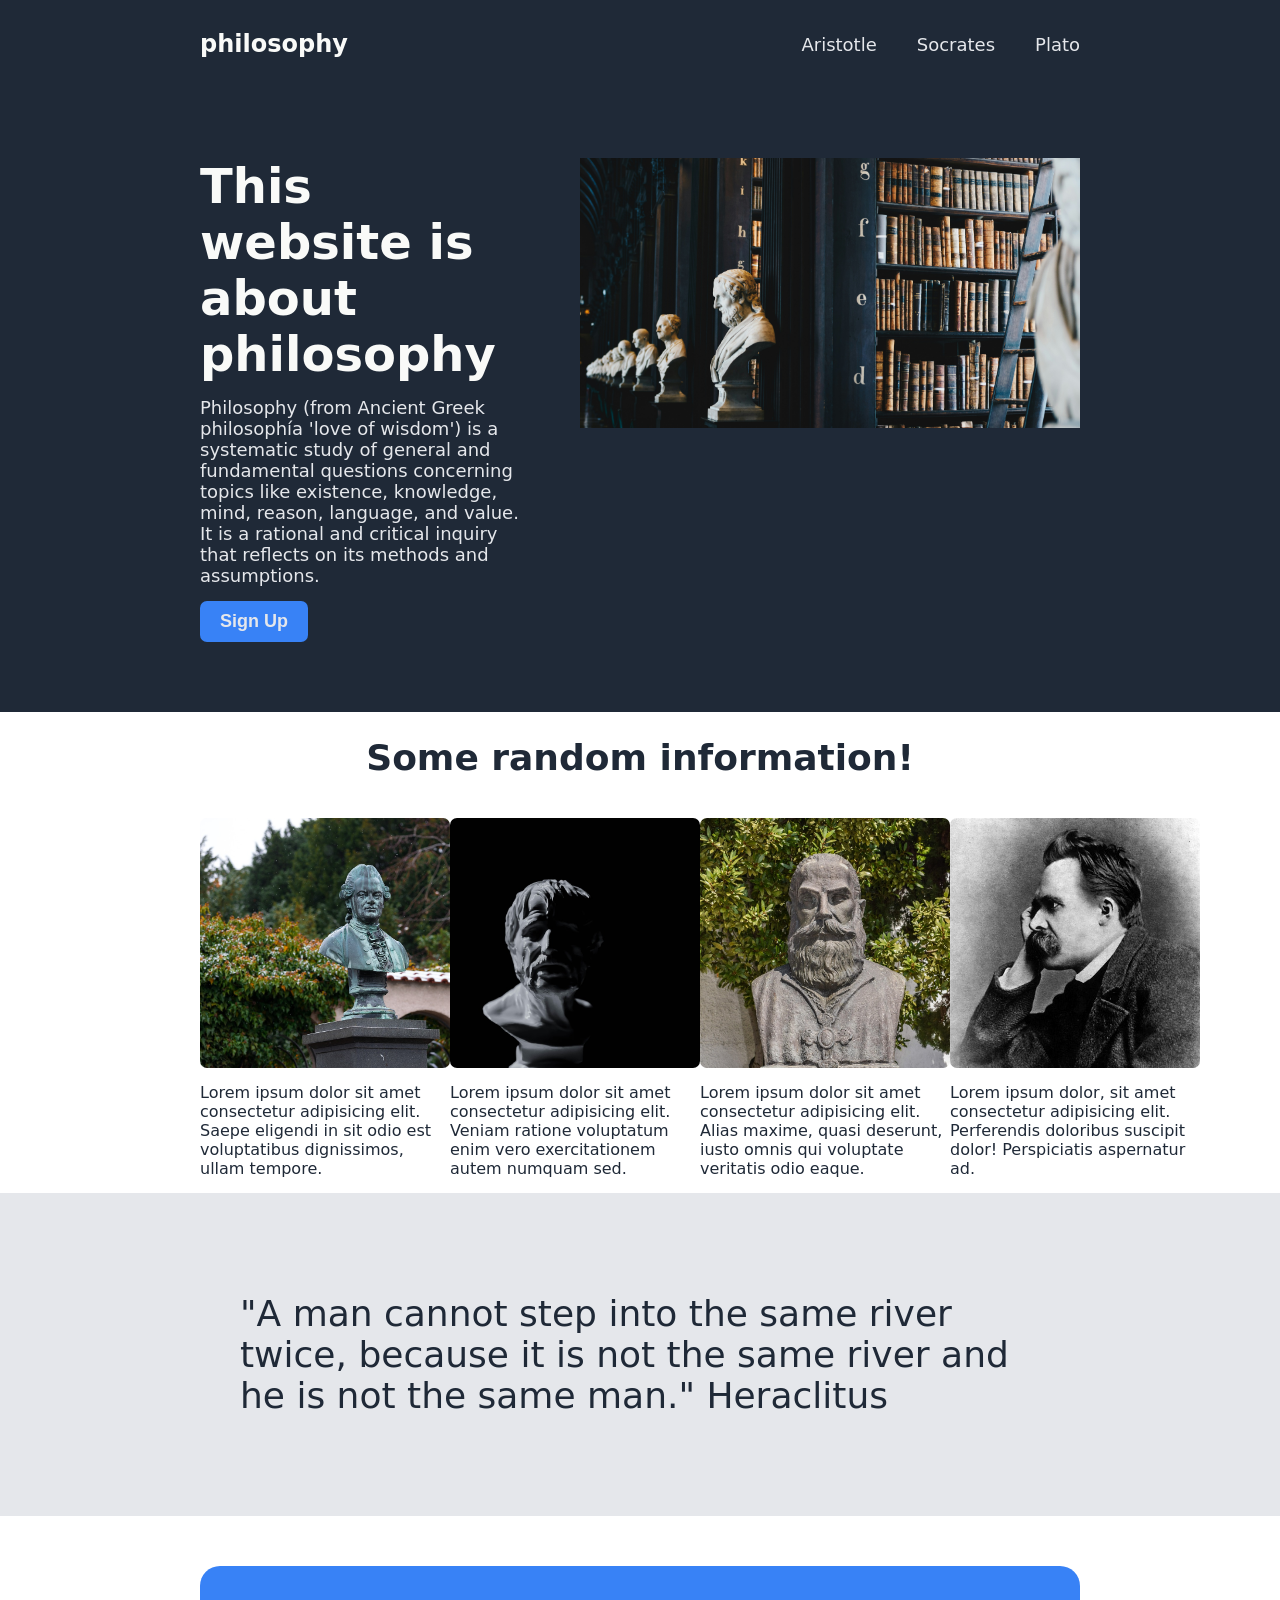
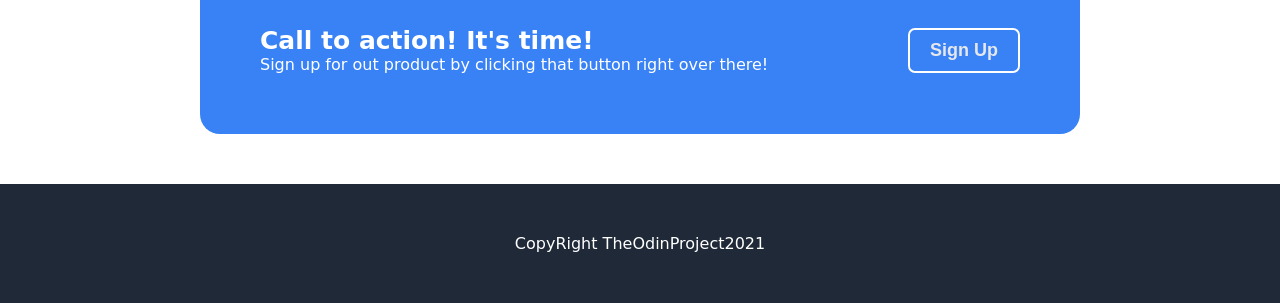
<file: index.html>
<!DOCTYPE html>
<html lang="en">
<head>
    <meta charset="UTF-8">
    <meta name="viewport" content="width=device-width, initial-scale=1.0">
    <title>Landing Page</title>
    <link rel="stylesheet" href="style.css">
</head>
<body>

    <!-- This is a header -->
    <div class="header">
        <div class="logo">philosophy</div>
        <ul>
            <li><a href="https://en.wikipedia.org/wiki/Aristotle">Aristotle</a></li>
            <li><a href="https://en.wikipedia.org/wiki/Socrates">Socrates</a></li>
            <li><a href="https://en.wikipedia.org/wiki/Plato">Plato</a></li>
        </ul>
    </div>

    <!-- This is section 1 -->
    <div class="content1">
        <div class="textc1">
            <div class="firsttext">This website is about philosophy</div>
            <div class="secondtext">Philosophy (from Ancient Greek philosophía 'love of wisdom') is a systematic study of general and fundamental questions concerning topics like existence, knowledge, mind, reason, language, and value. It is a rational and critical inquiry that reflects on its methods and assumptions. </div>
            <div><button>Sign Up</button></div>
        </div>
        <div class="imgcon"></div>
    </div>

    <!-- This is section 2 -->
    <div class="content2">
        <div class="texts2">Some random information!</div>
        <div class="section2con">
            <div class="card">
                <div class="imgcon1 together"></div>
                <div class="lorem">Lorem ipsum dolor sit amet consectetur adipisicing elit. Saepe eligendi in sit odio est voluptatibus dignissimos, ullam tempore.</div>
            </div>
            <div class="card">
                <div class="imgcon2 together"></div>
                <div class="lorem">Lorem ipsum dolor sit amet consectetur adipisicing elit. Veniam ratione voluptatum enim vero exercitationem autem numquam sed.</div>
            </div>
            <div class="card">
                <div class="imgcon3 together"></div>
                <div class="lorem">Lorem ipsum dolor sit amet consectetur adipisicing elit. Alias maxime, quasi deserunt, iusto omnis qui voluptate veritatis odio eaque. </div>
            </div>
            <div class="card">
                <div class="imgcon4 together"></div>
                <div class="lorem">Lorem ipsum dolor, sit amet consectetur adipisicing elit. Perferendis doloribus suscipit dolor! Perspiciatis aspernatur ad.</div>
            </div>
        </div>
    </div>
    <!-- This is section 3 -->
    
    <div class="content3">
        <div class="quote">"A man cannot step into the same river twice, because it is not the same river and he is not the same man." Heraclitus</div>
    </div>

    <!-- This is section 4 -->
    <div class="content4">
        <div>
            <div  class="sec4txt">Call to action! It's time!</div>
            <div  class="sec4txt2">Sign up for out product by clicking that button right over there!</div>
        </div>
        <div class="buttonsu"><button>Sign Up</button></div>
    </div>

    <!-- This is footer -->
    <div class="footer">
        <div>CopyRight TheOdinProject2021 </div>
    </div>
    
</body>
</html>
</file>
<file: style.css>
body {
    
    display: flex;
    flex-direction: column;
    margin: 0;
    font-family: system-ui, -apple-system, BlinkMacSystemFont, 'Segoe UI', Roboto, Oxygen, Ubuntu, Cantarell, 'Open Sans', 'Helvetica Neue', sans-serif;
    width: 100%;
}

/* This is header */
ul { 
    list-style-type: none;
    margin: 0;
    padding: 10px 200px;
    display: flex;
    gap: 40px;
   
}

a {
    text-decoration: none;
    color: #e5e7eb;
    font-size: 18px;
}



.header {
    display: flex;
    justify-content: space-between;
    background-color: #1F2937;
    margin: 0;
    align-items: center;
}

.logo {
    color: #f9faf8;
    font-size: 24px;
    font-weight: bold;
    padding: 30px 200px;
}

.links {
    display: flex;
    color: #e5e7eb;
    font-size: 18px;
}

/* This is section 1 */
.content1 {
    display: flex;
    padding: 70px 200px;
    gap: 50px;
    max-width: 100%;
    background-color: #1F2937;
    
}

.textc1 {
    display: flex;
    flex-direction: column;
    flex-wrap: wrap;
    gap: 15px;
}

.firsttext {
    font-size: 48px;
    font-weight: 900;
    color: #f9faf8;
}

.secondtext {
    color: #e5e7eb;
    font-size: 18px;
}

button {
    background-color: #3882f6;
    color: #e5e7eb;
    border-radius: 7px;
    padding: 10px 20px;
    border: none;
    font-size: 18px;
    font-weight: bold;
}

.imgcon {
    width: 500px;
    height: 270px;
    background: url(photos/philosophy.jpg);
    background-size: cover;
    flex-shrink: 0;  

}

/* This is section 2 */
.content2 {
    display: flex;
    flex-direction: column;
    align-items: center;
    width: 100%;
}

.texts2 {
    font-size: 36px;
    font-weight: 900;
    color: #1F2937;
    margin: 25px 40px;
}

.section2con {
    display: flex; 
    padding: 15px 200px;
    justify-content: space-between;
    width: calc(100% - 400px);

}

.card {
    display: flex;
    flex-wrap: wrap;
    max-width: 250px;
    flex-direction: column;
    gap: 15px;
    
}

.together {
    width: 250px;
    height: 250px;
    border: none;
    border-radius: 7px;
    
}

.imgcon1 {
    background: url(photos/photo11.jpg);
    background-size: cover;

}

.imgcon2 {
      background: url(photos/photo22.jpg); 
      background-size: cover; 
}

.imgcon3 {
    background: url(photos/photo33.jpg);
    background-size: cover;
}

.imgcon4 {
    background: url(photos/photo44.jpg);
    background-size: cover;
}

.lorem {
    color: #1F2937;
}

/* This is section 3 */
.content3 {
    background-color: #e5e7eb;
    display: flex;
    flex-wrap: wrap;
    justify-content: center;
    
    
}

.quote {
    color: #1F2937;
    font-size: 36px;
    font-weight: 300;
    padding: 100px 200px;
    max-width: 800px;

}

/* This is section 4 */
.content4 {
    background-color: #3882f6;
    display: flex;
    padding: 60px 60px;
    justify-content: space-between;
    align-items: center;
    margin: 50px 200px;
    border-radius: 20px;
}

.sec4txt {
    font-size: 25px;
    font-weight: bold;
    color: white;
}

.sec4txt2 {
    color: white;
}

.buttonsu {
    border: 2px solid white;
    border-radius: 7px;
}

/* This is footer */
.footer {
    display: flex;
    background-color: #1F2937;
    color: white;
    padding: 50px;
    justify-content: center;
    align-items: center;
}
</file>
